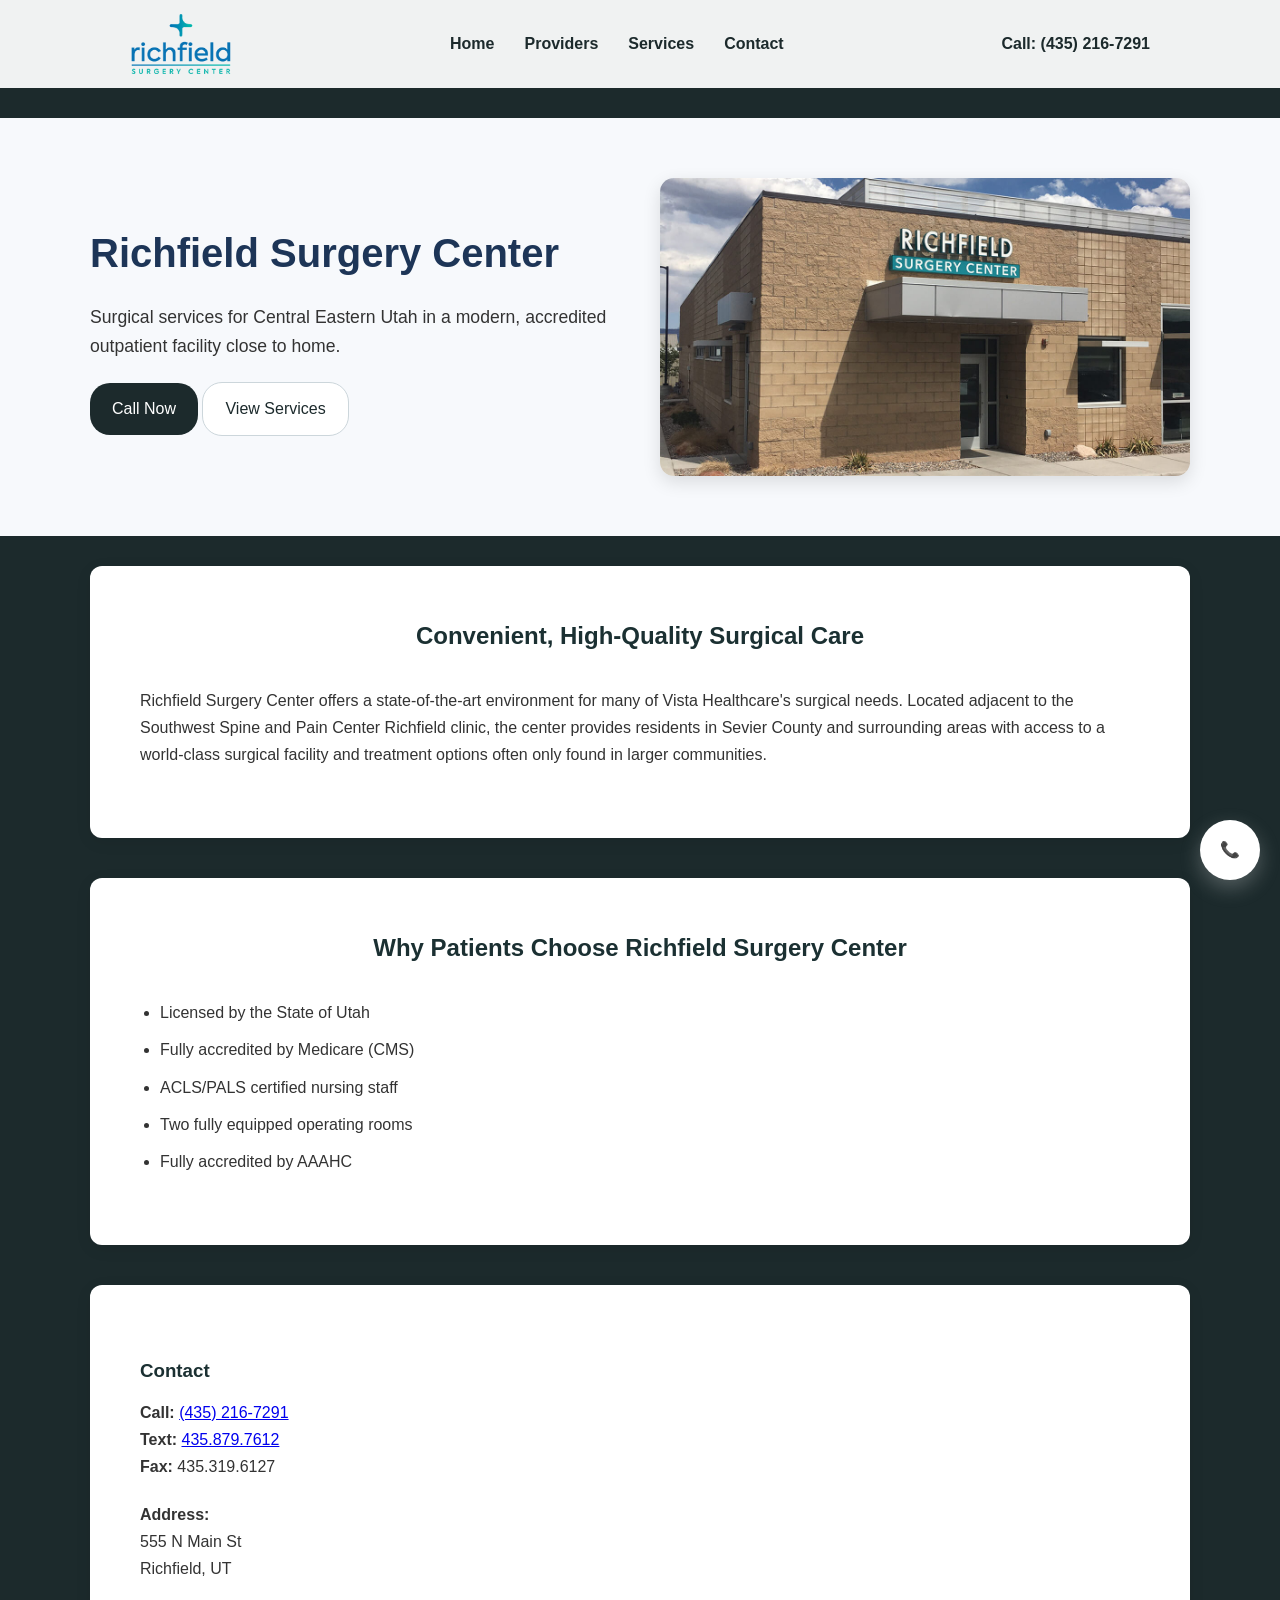
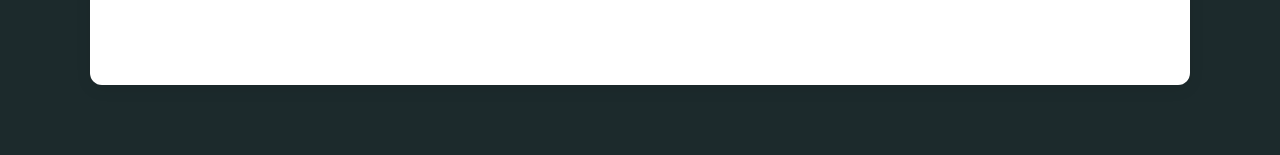
<file: index.html>
<!DOCTYPE html>
<html lang="en">
<head>
  <link rel="stylesheet" href="stylesheet.css">
  <meta charset="UTF-8">
  <meta name="viewport" content="width=device-width, initial-scale=1.0">
  <title>Richfield Surgery Center - Surgical Services for Central Eastern Utah</title>
</head>

<body>

  <!-- NAVIGATION -->
  <nav>
    <div class="nav-inner">

      <div class="nav-logo">
        <a href="index.html">
          <img src="images/richfieldlogothumbnail.png" alt="Richfield Surgery Center Logo">
        </a>
      </div>

      <!-- HAMBURGER -->
      <button class="menu-toggle" aria-label="Open navigation menu">☰</button>

      <!-- MENU -->
      <ul class="nav-menu">
        <li><a href="index.html">Home</a></li>
        <li><a href="Providers.html">Providers</a></li>
        <li><a href="Services.html">Services</a></li>
        <li><a href="Contact.html">Contact</a></li>
      </ul>

      <!-- PHONE -->
      <div class="nav-phone">
        <a href="tel:4352167291">Call: (435) 216-7291</a>
      </div>

    </div>
  </nav>

  <!-- MAIN CONTENT -->
  <main>

    <!-- HERO SECTION -->
    <section class="hero">
      <div class="container hero-flex">

        <div class="hero-text">
          <h1>Richfield Surgery Center</h1>
          <p>
            Surgical services for Central Eastern Utah in a modern, accredited outpatient facility close to home.
          </p>

          <div class="hero-buttons">
            <a href="tel:4352167291" class="btn">Call Now</a>
            <a href="Services.html" class="btn btn-secondary">View Services</a>
          </div>
        </div>

        <div class="hero-image">
          <img src="images/RichfieldSurgeryCenter.jpeg" alt="Richfield Surgery Center building">
        </div>

      </div>
    </section>

    <!-- ABOUT -->
    <section class="container">
      <div class="content-card fade-in">
        <h2>Convenient, High-Quality Surgical Care</h2>
        <p>
          Richfield Surgery Center offers a state-of-the-art environment for many of Vista Healthcare's surgical needs. Located adjacent to the Southwest Spine and Pain Center Richfield clinic, the center provides residents in Sevier County and surrounding areas with access to a world-class surgical facility and treatment options often only found in larger communities.
        </p>
      </div>
    </section>

    <!-- FEATURES -->
    <section class="container">
      <div class="content-card fade-in">
        <h2>Why Patients Choose Richfield Surgery Center</h2>
        <ul class="feature-list">
          <li>Licensed by the State of Utah</li>
          <li>Fully accredited by Medicare (CMS)</li>
          <li>ACLS/PALS certified nursing staff</li>
          <li>Two fully equipped operating rooms</li>
          <li>Fully accredited by AAAHC</li>
        </ul>
      </div>
    </section>

    <!-- CONTACT -->
    <section class="container">
      <div class="content-card contact-flex fade-in">

        <div class="contact-info">
          <h3>Contact</h3>
          <p>
            <strong>Call:</strong> <a href="tel:4352167291">(435) 216-7291</a><br>
            <strong>Text:</strong> <a href="sms:4358797612">435.879.7612</a><br>
            <strong>Fax:</strong> 435.319.6127
          </p>

          <p>
            <strong>Address:</strong><br>
            555 N Main St<br>
            Richfield, UT
          </p>
        </div>

        <div class="contact-map">
          <iframe
            src="https://www.google.com/maps?q=Richfield+Surgery+Center+Utah&output=embed"
            loading="lazy"
            allowfullscreen>
          </iframe>
        </div>

      </div>
    </section>

  </main>

  <!-- FLOATING CALL BUTTON -->
  <a href="tel:4352167291" class="floating-call">📞</a>

  <!-- JAVASCRIPT -->
  <script>
    // HAMBURGER MENU
    const menuToggle = document.querySelector('.menu-toggle');
    const navMenu = document.querySelector('.nav-menu');

    if (menuToggle && navMenu) {
      menuToggle.addEventListener('click', function () {
        navMenu.classList.toggle('show');
      });
    }

    // FADE-IN ANIMATION
    const elements = document.querySelectorAll('.fade-in');

    function checkScroll() {
      const triggerBottom = window.innerHeight * 0.85;

      elements.forEach(el => {
        const boxTop = el.getBoundingClientRect().top;

        if (boxTop < triggerBottom) {
          el.classList.add('visible');
        }
      });
    }

    window.addEventListener('scroll', checkScroll);
    checkScroll();
  </script>
  <a href="#" class="back-to-top" id="backToTop">↑</a>
<script src="script.js"></script>
</body>
</html>
</file>
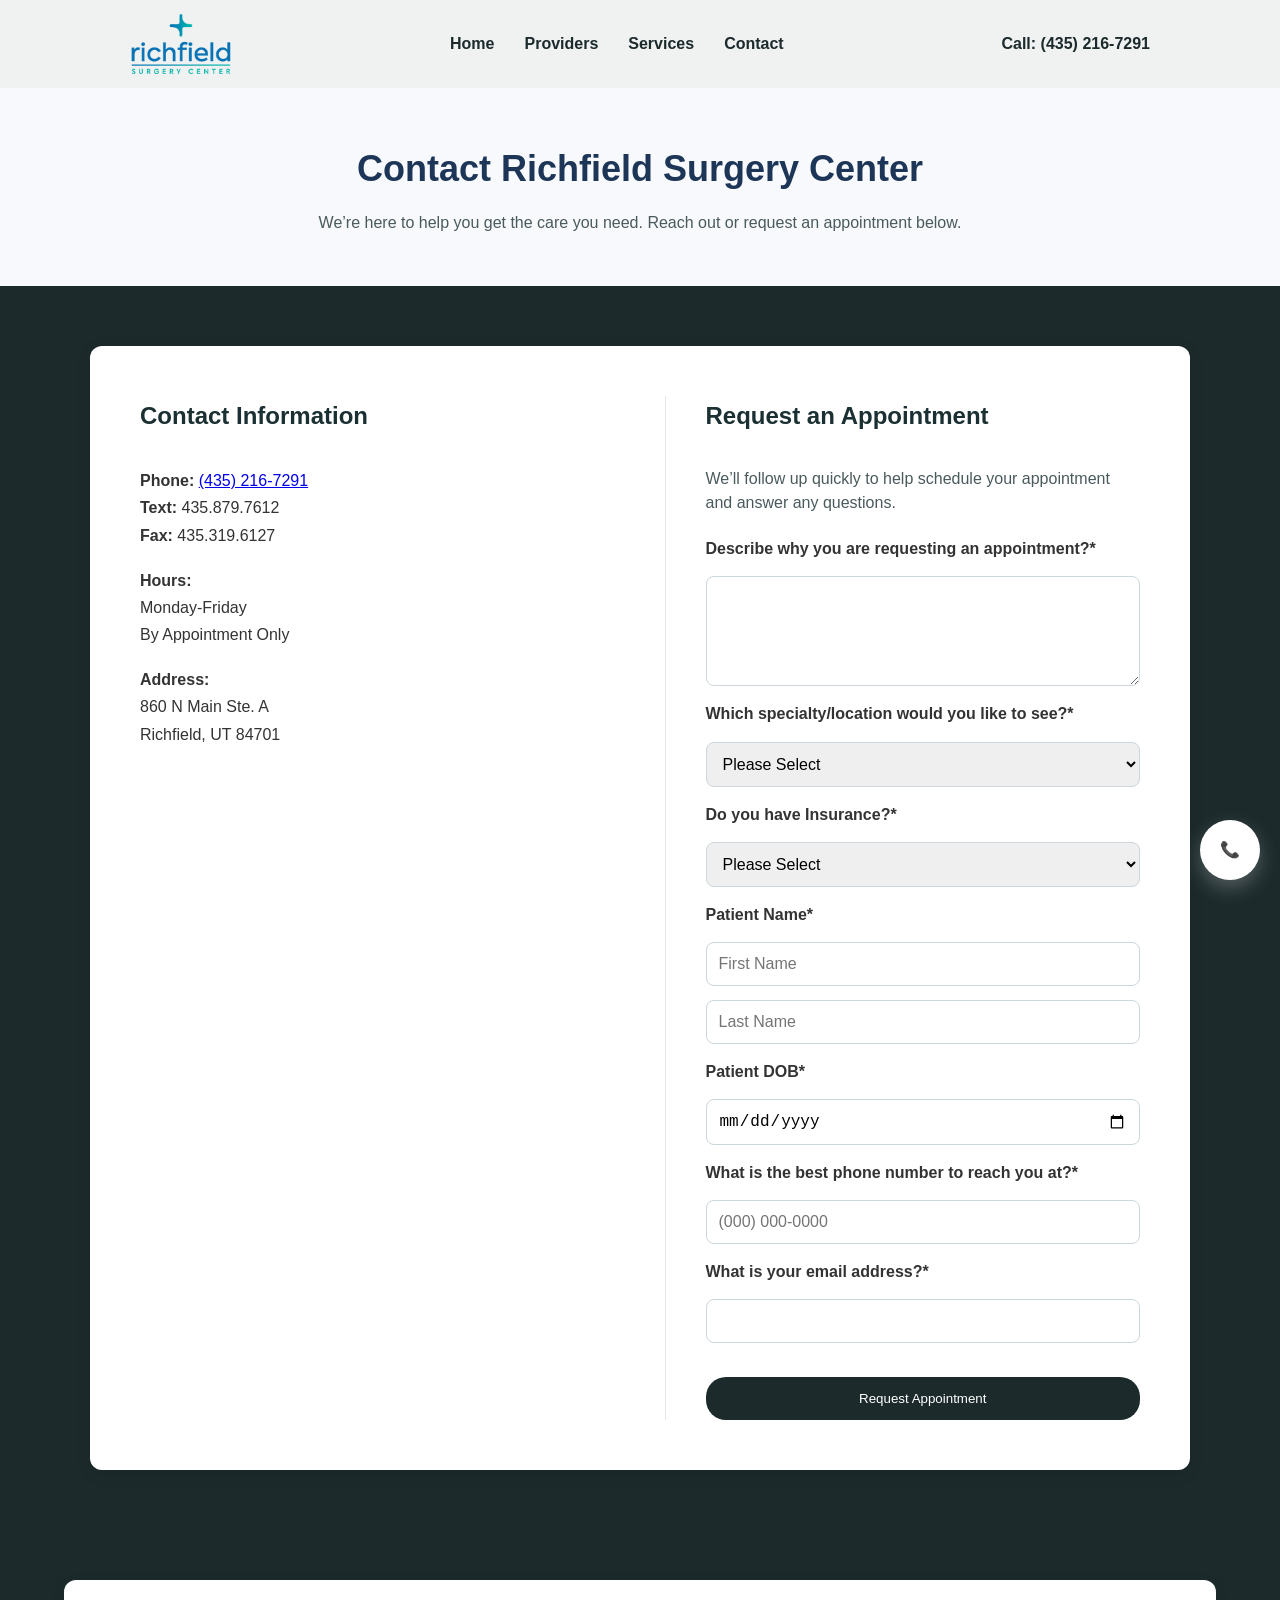
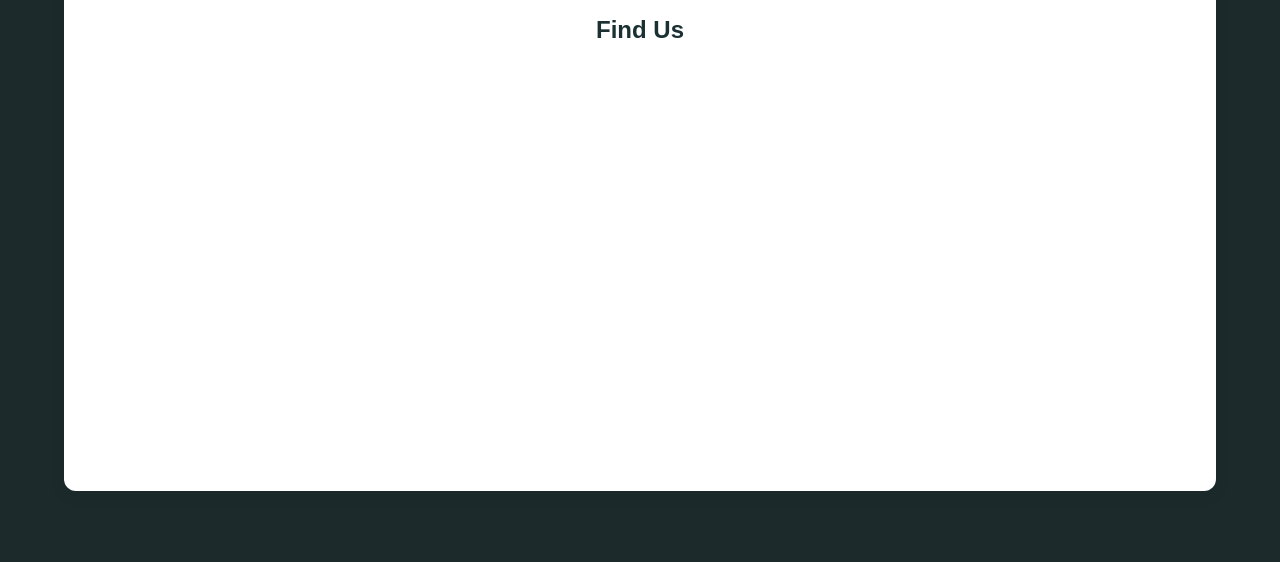
<file: Contact.html>
<!DOCTYPE html>
<html lang="en">
<head>
  <link rel="stylesheet" href="stylesheet.css">
  <meta charset="UTF-8">
  <meta name="viewport" content="width=device-width, initial-scale=1.0">
  <title>Contact | Richfield Surgery Center</title>
</head>

<body>

<!-- NAV -->
<nav>
  <div class="nav-inner">

    <div class="nav-logo">
      <a href="index.html">
        <img src="images/richfieldlogothumbnail.png" alt="Richfield Surgery Center Logo">
      </a>
    </div>

    <button class="menu-toggle" onclick="toggleMenu()">☰</button>

    <ul class="nav-menu" id="navMenu">
      <li><a href="index.html">Home</a></li>
      <li><a href="Providers.html">Providers</a></li>
      <li><a href="Services.html">Services</a></li>
      <li><a href="Contact.html">Contact</a></li>
    </ul>

    <div class="nav-phone">
      <a href="tel:4352167291">Call: (435) 216-7291</a>
    </div>

  </div>
</nav>

<!-- PAGE HEADER -->
<section class="page-header">
  <div class="container">
    <h1>Contact Richfield Surgery Center</h1>
    <p>We’re here to help you get the care you need. Reach out or request an appointment below.</p>
  </div>
</section>

<!-- MAIN -->
<main class="container">

  <section class="content-card">

    <div class="contact-top-grid">

      <!-- LEFT COLUMN -->
      <div class="contact-info-block">
        <h2>Contact Information</h2>

        <p>
          <strong>Phone:</strong> <a href="tel:4352167291">(435) 216-7291</a><br>
          <strong>Text:</strong> 435.879.7612<br>
          <strong>Fax:</strong> 435.319.6127
        </p>

        <p>
          <strong>Hours:</strong><br>
          Monday-Friday<br>
          By Appointment Only
        </p>

        <p>
          <strong>Address:</strong><br>
          860 N Main Ste. A<br>
          Richfield, UT 84701
        </p>

      </div>

      <!-- RIGHT COLUMN -->
      <div class="contact-form-block">

        <h2>Request an Appointment</h2>

        <p class="form-intro">
          We’ll follow up quickly to help schedule your appointment and answer any questions.
        </p>

        <form class="contact-form">

          <label>Describe why you are requesting an appointment?*</label>
          <textarea required></textarea>

          <label>Which specialty/location would you like to see?*</label>
          <select required>
            <option value="">Please Select</option>
            <option>Richfield Surgery Center</option>
            <option>St. George</option>
            <option>Cedar City</option>
          </select>

          <label>Do you have Insurance?*</label>
          <select required>
            <option value="">Please Select</option>
            <option>Yes</option>
            <option>No</option>
          </select>

          <label>Patient Name*</label>
          <input type="text" placeholder="First Name" required>
          <input type="text" placeholder="Last Name" required>

          <label>Patient DOB*</label>
          <input type="date" required>

          <label>What is the best phone number to reach you at?*</label>
          <input type="tel" placeholder="(000) 000-0000" required>

          <label>What is your email address?*</label>
          <input type="email" required>

          <button type="submit">Request Appointment</button>

        </form>

      </div>

    </div>

  </section>

</main>

<!-- MAP SECTION -->
<section class="map-section">
  <div class="map-section-inner">

    <div class="map-card">
      <h2>Find Us</h2>

      <iframe 
        src="https://www.google.com/maps/embed?pb=!1m18!1m12!1m3!1d3110.286438092871!2d-112.08425140000001!3d38.7800674!2m3!1f0!2f0!3f0!3m2!1i1024!2i768!4f13.1!3m3!1m2!1s0x874b138aaff2cf05%3A0xd90275bfd7381756!2sRichfield%20Surgery%20Center!5e0!3m2!1sen!2sus!4v1773506012958!5m2!1sen!2sus" 
        loading="lazy">
      </iframe>

    </div>

  </div>
</section>

<!-- FLOATING CALL BUTTON -->
<a href="tel:4352167291" class="floating-call">📞</a>

<!-- SCRIPT -->
<script>
function toggleMenu() {
  document.getElementById("navMenu").classList.toggle("show");
}
</script>
<script src="script.js"></script>
</body>
</html>
</file>
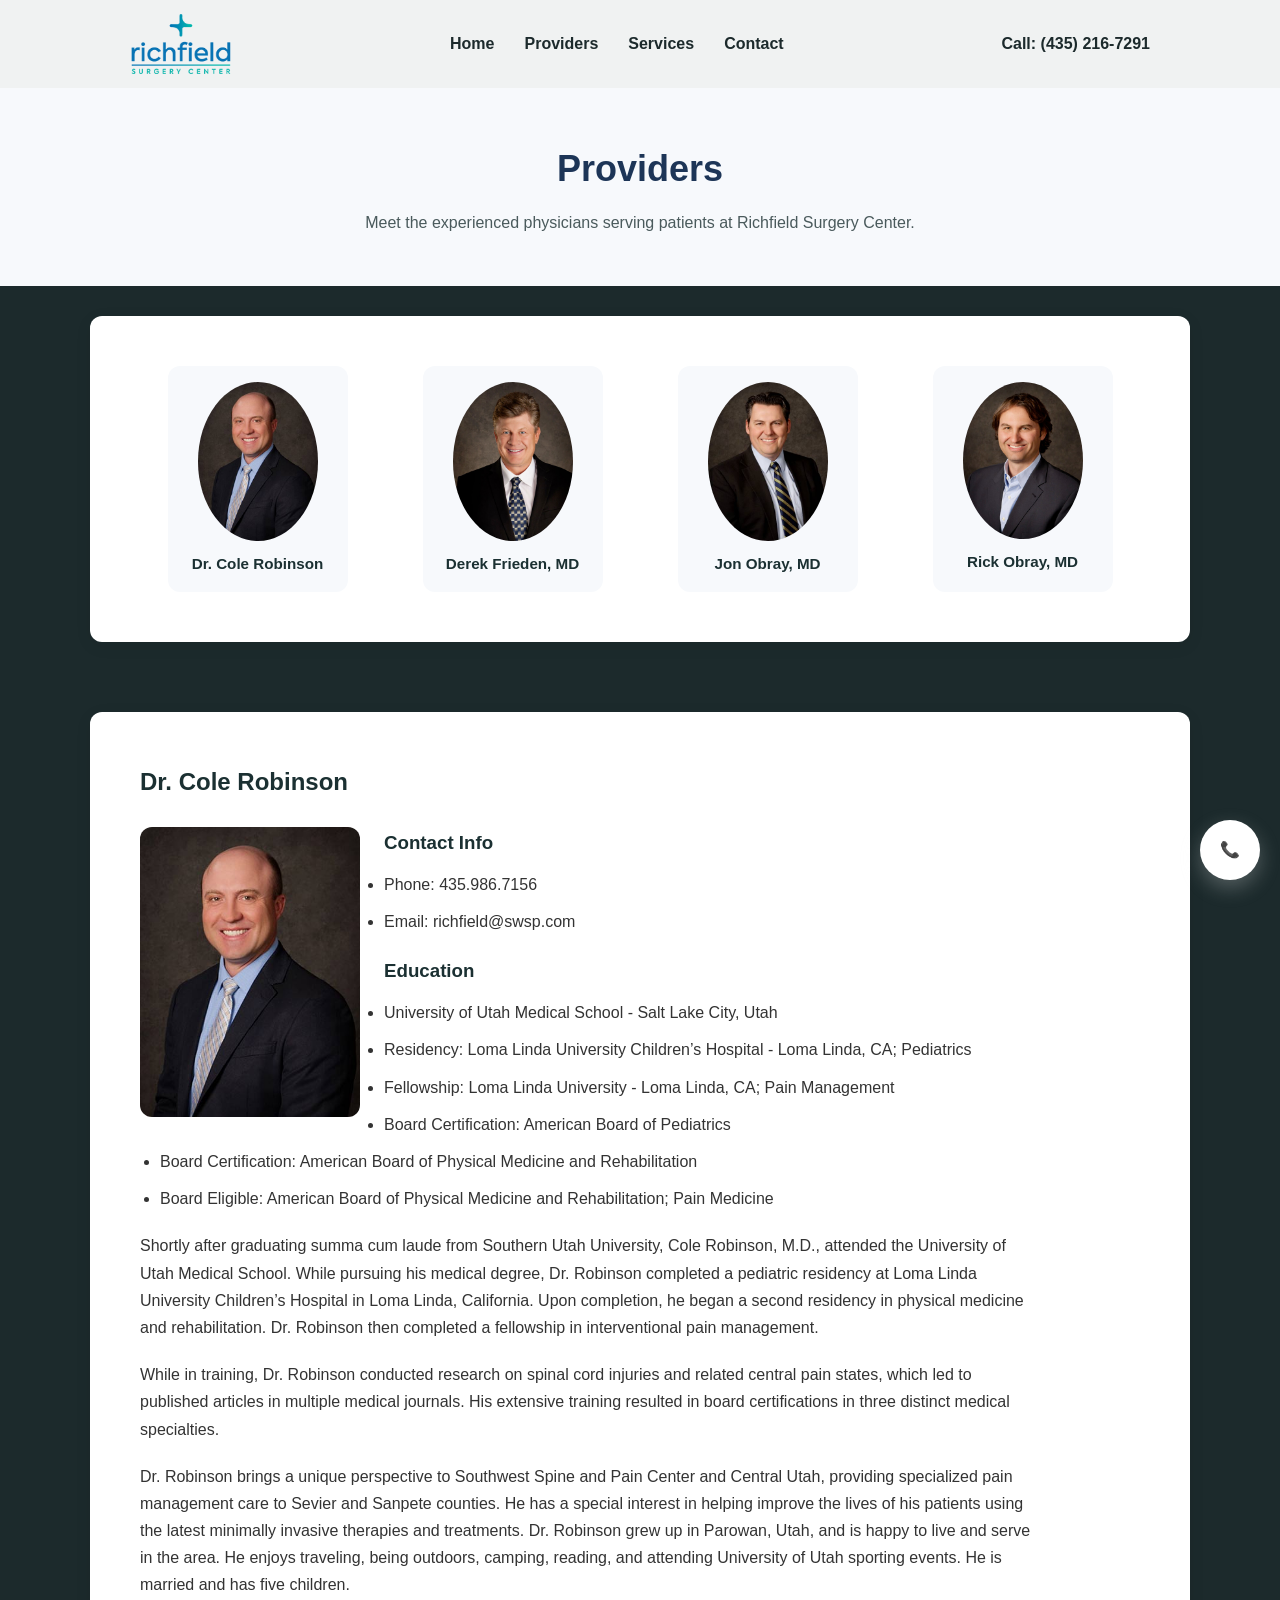
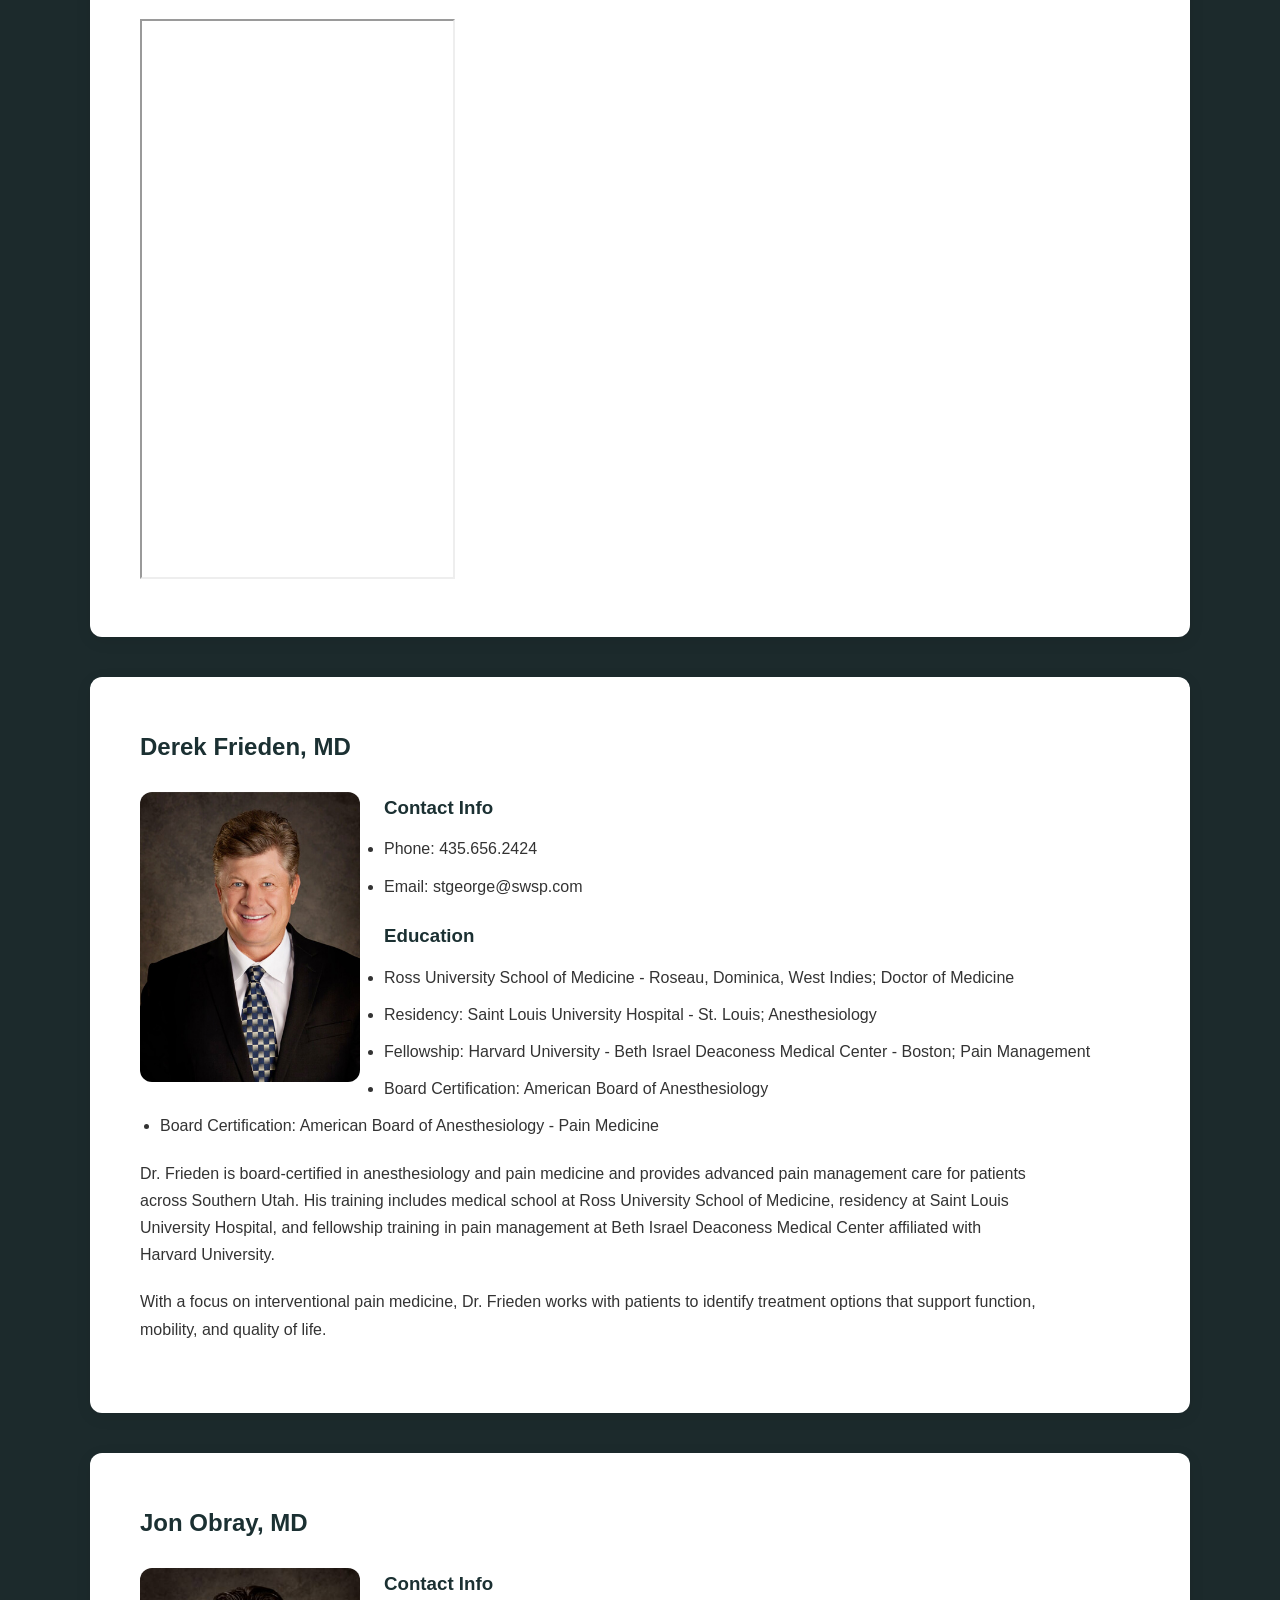
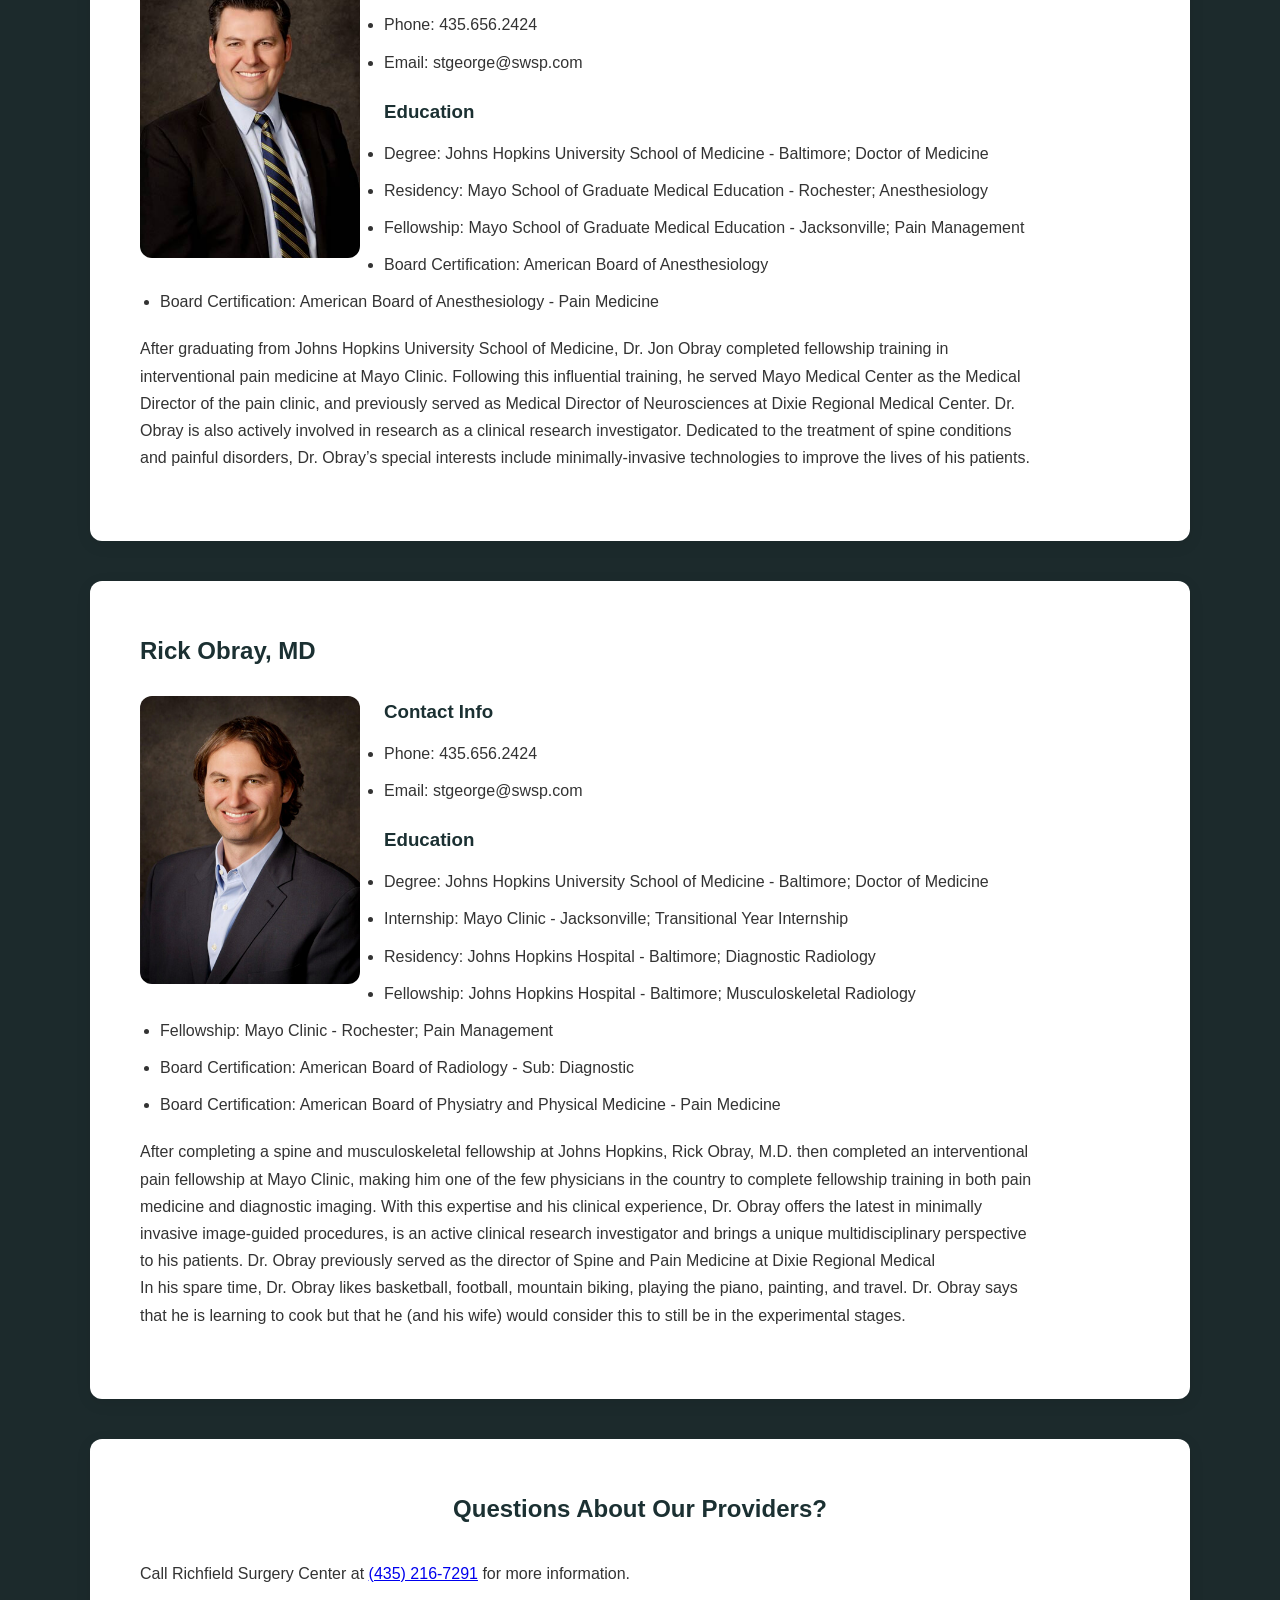
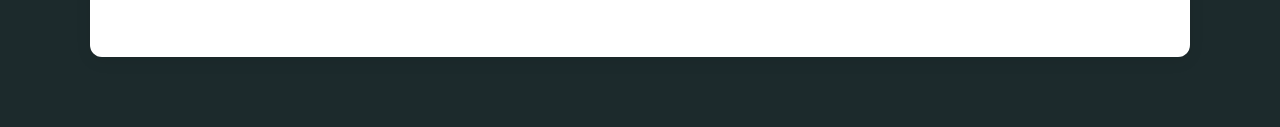
<file: Providers.html>
<!DOCTYPE html>
<html lang="en">
<head>
  <link rel="stylesheet" href="stylesheet.css">
  <meta charset="UTF-8">
  <meta name="viewport" content="width=device-width, initial-scale=1.0">
  <title>Providers - Richfield Surgery Center</title>
</head>
<body>

  <!-- NAVIGATION -->
  <nav>
    <div class="nav-inner">

      <div class="nav-logo">
        <a href="index.html">
          <img src="images/richfieldlogothumbnail.png" alt="Richfield Surgery Center Logo">
        </a>
      </div>

      <button class="menu-toggle" aria-label="Open navigation menu">☰</button>

      <ul class="nav-menu">
        <li><a href="index.html">Home</a></li>
        <li><a href="Providers.html">Providers</a></li>
        <li><a href="Services.html">Services</a></li>
        <li><a href="Contact.html">Contact</a></li>
      </ul>

      <div class="nav-phone">
        <a href="tel:4352167291">Call: (435) 216-7291</a>
      </div>

    </div>
  </nav>

  <!-- PAGE HEADER -->
  <section class="page-header">
    <div class="container">
      <h1>Providers</h1>
      <p>
        Meet the experienced physicians serving patients at Richfield Surgery Center.
      </p>
    </div>
  </section>

  <!-- PROVIDER GRID -->
  <section class="container">
    <div class="content-card provider-grid fade-in">

      <a href="#robinson" class="provider-card-link">
        <img src="images/Cole-Robinson.jpg" alt="Cole Robinson, MD">
        <h3>Dr. Cole Robinson</h3>
      </a>

      <a href="#frieden" class="provider-card-link">
        <img src="images/PROVIDER - DEREK FRIEDEN.jpg" alt="Derek Frieden, MD">
        <h3>Derek Frieden, MD</h3>
      </a>
      <a href="#jonobray" class="provider-card-link">
        <img src="images/Obray Jon headshot_1.jpg" alt="Jon Obray, MD">
        <h3>Jon Obray, MD</h3>
      </a>

      <a href="#rickobray" class="provider-card-link">
        <img src="images/PROVIDER - RICK OBRAY.jpg" alt="Rick Obray, MD">
        <h3>Rick Obray, MD</h3>
      </a>

      <!-- Add more providers like this
      <a href="#providername" class="provider-card-link">
        <img src="images/provider.jpg" alt="Provider Name">
        <h3>Provider Name</h3>
      </a>
      -->

    </div>
  </section>

  <!-- MAIN CONTENT -->
  <main>

    <!-- DR. COLE ROBINSON -->
    <section class="container">
      <div class="content-card fade-in provider-card" id="robinson">

        <h2>Dr. Cole Robinson</h2>

        <div class="provider-layout">
          <div class="provider-image">
            <img src="images/Cole-Robinson.jpg" alt="Cole Robinson, MD">
          </div>

          <div class="provider-details">
            <h3>Contact Info</h3>
            <ul class="feature-list">
              <li>Phone: 435.986.7156</li>
              <li>Email: richfield@swsp.com</li>
            </ul>

            <h3>Education</h3>
            <ul class="feature-list">
              <li>University of Utah Medical School - Salt Lake City, Utah</li>
              <li>Residency: Loma Linda University Children’s Hospital - Loma Linda, CA; Pediatrics</li>
              <li>Fellowship: Loma Linda University - Loma Linda, CA; Pain Management</li>
              <li>Board Certification: American Board of Pediatrics</li>
              <li>Board Certification: American Board of Physical Medicine and Rehabilitation</li>
              <li>Board Eligible: American Board of Physical Medicine and Rehabilitation; Pain Medicine</li>
            </ul>
          </div>
        </div>

        <p>
          Shortly after graduating summa cum laude from Southern Utah University, Cole Robinson, M.D., attended the University of Utah Medical School. While pursuing his medical degree, Dr. Robinson completed a pediatric residency at Loma Linda University Children’s Hospital in Loma Linda, California. Upon completion, he began a second residency in physical medicine and rehabilitation. Dr. Robinson then completed a fellowship in interventional pain management.
        </p>

        <p>
          While in training, Dr. Robinson conducted research on spinal cord injuries and related central pain states, which led to published articles in multiple medical journals. His extensive training resulted in board certifications in three distinct medical specialties.
        </p>

        <p>
          Dr. Robinson brings a unique perspective to Southwest Spine and Pain Center and Central Utah, providing specialized pain management care to Sevier and Sanpete counties. He has a special interest in helping improve the lives of his patients using the latest minimally invasive therapies and treatments. Dr. Robinson grew up in Parowan, Utah, and is happy to live and serve in the area. He enjoys traveling, being outdoors, camping, reading, and attending University of Utah sporting events. He is married and has five children.
        </p>

        <div class="video-container">
          <iframe width="315" height="560"
            src="https://www.youtube.com/embed/gsorAQf_Fvg"
            title="YouTube video player"
            allow="accelerometer; autoplay; clipboard-write; encrypted-media; gyroscope; picture-in-picture; web-share"
            allowfullscreen>
          </iframe>
        </div>

      </div>
    </section>

    <!-- DR. DEREK FRIEDEN -->
    <section class="container">
      <div class="content-card fade-in provider-card" id="frieden">

        <h2>Derek Frieden, MD</h2>

        <div class="provider-layout">
          <div class="provider-image">
            <img src="images/PROVIDER - DEREK FRIEDEN.jpg" alt="Derek Frieden, MD">
          </div>

          <div class="provider-details">
            <h3>Contact Info</h3>
            <ul class="feature-list">
              <li>Phone: 435.656.2424</li>
              <li>Email: stgeorge@swsp.com</li>
            </ul>

            <h3>Education</h3>
            <ul class="feature-list">
              <li>Ross University School of Medicine - Roseau, Dominica, West Indies; Doctor of Medicine</li>
              <li>Residency: Saint Louis University Hospital - St. Louis; Anesthesiology</li>
              <li>Fellowship: Harvard University - Beth Israel Deaconess Medical Center - Boston; Pain Management</li>
              <li>Board Certification: American Board of Anesthesiology</li>
              <li>Board Certification: American Board of Anesthesiology - Pain Medicine</li>
            </ul>

                        <div style="clear: both;"></div>

          </div>
        </div>

        <p>
          Dr. Frieden is board-certified in anesthesiology and pain medicine and provides advanced pain management care for patients across Southern Utah. His training includes medical school at Ross University School of Medicine, residency at Saint Louis University Hospital, and fellowship training in pain management at Beth Israel Deaconess Medical Center affiliated with Harvard University.
        </p>

        <p>
          With a focus on interventional pain medicine, Dr. Frieden works with patients to identify treatment options that support function, mobility, and quality of life.
        </p>

      </div>
    </section>

      <!-- DR. Jon Obray -->
    <section class="container">
      <div class="content-card fade-in provider-card" id="jonobray">

        <h2>Jon Obray, MD</h2>

        <div class="provider-layout">
          <div class="provider-image">
            <img src="images/Obray Jon headshot_1.jpg" alt="Jon Obray, MD">
          </div>

          <div class="provider-details">
            <h3>Contact Info</h3>
            <ul class="feature-list">
              <li>Phone: 435.656.2424</li>
              <li>Email: stgeorge@swsp.com</li>
            </ul>

            <h3>Education</h3>
            <ul class="feature-list">
              <li>Degree: Johns Hopkins University School of Medicine - Baltimore; Doctor of Medicine</li>
              <li>Residency: Mayo School of Graduate Medical Education - Rochester; Anesthesiology</li>
              <li>Fellowship: Mayo School of Graduate Medical Education - Jacksonville; Pain Management</li>
              <li>Board Certification: American Board of Anesthesiology</li>
              <li>Board Certification: American Board of Anesthesiology - Pain Medicine</li>
            </ul>
          </div>
        </div>

        <p>
          After graduating from Johns Hopkins University School of Medicine, Dr. Jon Obray completed fellowship training in interventional pain medicine at Mayo Clinic. Following this influential training, he served Mayo Medical Center as the Medical Director of the pain clinic, and previously served as Medical Director of Neurosciences at Dixie Regional Medical Center. Dr. Obray is also actively involved in research as a clinical research investigator. Dedicated to the treatment of spine conditions and painful disorders, Dr. Obray’s special interests include minimally-invasive technologies to improve the lives of his patients.
        </p>

      </div>
    </section>

     <!-- DR. Rick Obray -->
    <section class="container">
      <div class="content-card fade-in provider-card" id="rickobray">

        <h2>Rick Obray, MD</h2>

        <div class="provider-layout">
          <div class="provider-image">
            <img src="images/PROVIDER - RICK OBRAY.jpg" alt="Rick Obray, MD">
          </div>

          <div class="provider-details">
            <h3>Contact Info</h3>
            <ul class="feature-list">
              <li>Phone: 435.656.2424</li>
              <li>Email: stgeorge@swsp.com</li>
            </ul>

            <h3>Education</h3>
            <ul class="feature-list">
              <li>Degree: Johns Hopkins University School of Medicine - Baltimore; Doctor of Medicine</li>
              <li>Internship: Mayo Clinic - Jacksonville; Transitional Year Internship</li>
              <li>Residency: Johns Hopkins Hospital - Baltimore; Diagnostic Radiology</li>
              <li>Fellowship: Johns Hopkins Hospital - Baltimore; Musculoskeletal Radiology</li>
              <li>Fellowship: Mayo Clinic - Rochester; Pain Management</li>
              <li>Board Certification: American Board of Radiology - Sub: Diagnostic</li>
              <li>Board Certification: American Board of Physiatry and Physical Medicine - Pain Medicine</li>
            </ul>
            <div style="clear: both;"></div>
          </div>
        </div>

        <p>
      After completing a spine and musculoskeletal fellowship at Johns Hopkins, Rick Obray, M.D. then completed an interventional pain fellowship at Mayo Clinic, making him one of the few physicians in the country to complete fellowship training in both pain medicine and diagnostic imaging. With this expertise and his clinical experience, Dr. Obray offers the latest in minimally invasive image-guided procedures, is an active clinical research investigator and brings a unique multidisciplinary perspective to his patients. Dr. Obray previously served as the director of Spine and Pain Medicine at Dixie Regional Medical <br>

In his spare time, Dr. Obray likes basketball, football, mountain biking, playing the piano, painting, and travel. Dr. Obray says that he is learning to cook but that he (and his wife) would consider this to still be in the experimental stages.
        </p>

      </div>
    </section>

    <!-- CALL TO ACTION -->
    <section class="container">
      <div class="content-card fade-in">
        <h2>Questions About Our Providers?</h2>
        <p>
          Call Richfield Surgery Center at <a href="tel:4352167291">(435) 216-7291</a> for more information.
        </p>
      </div>
    </section>

  </main>

  <!-- FLOATING CALL BUTTON -->
  <a href="tel:4352167291" class="floating-call">📞</a>

  <!-- JAVASCRIPT -->
  <script>
    const menuToggle = document.querySelector('.menu-toggle');
    const navMenu = document.querySelector('.nav-menu');

    if (menuToggle && navMenu) {
      menuToggle.addEventListener('click', function () {
        navMenu.classList.toggle('show');
      });
    }

    const elements = document.querySelectorAll('.fade-in');

    function checkScroll() {
      const triggerBottom = window.innerHeight * 0.85;

      elements.forEach(el => {
        const boxTop = el.getBoundingClientRect().top;

        if (boxTop < triggerBottom) {
          el.classList.add('visible');
        }
      });
    }

    window.addEventListener('scroll', checkScroll);
    checkScroll();
  </script>
<a href="#" class="back-to-top" id="backToTop">↑</a>
<script src="script.js"></script>
</body>
</html>
</file>
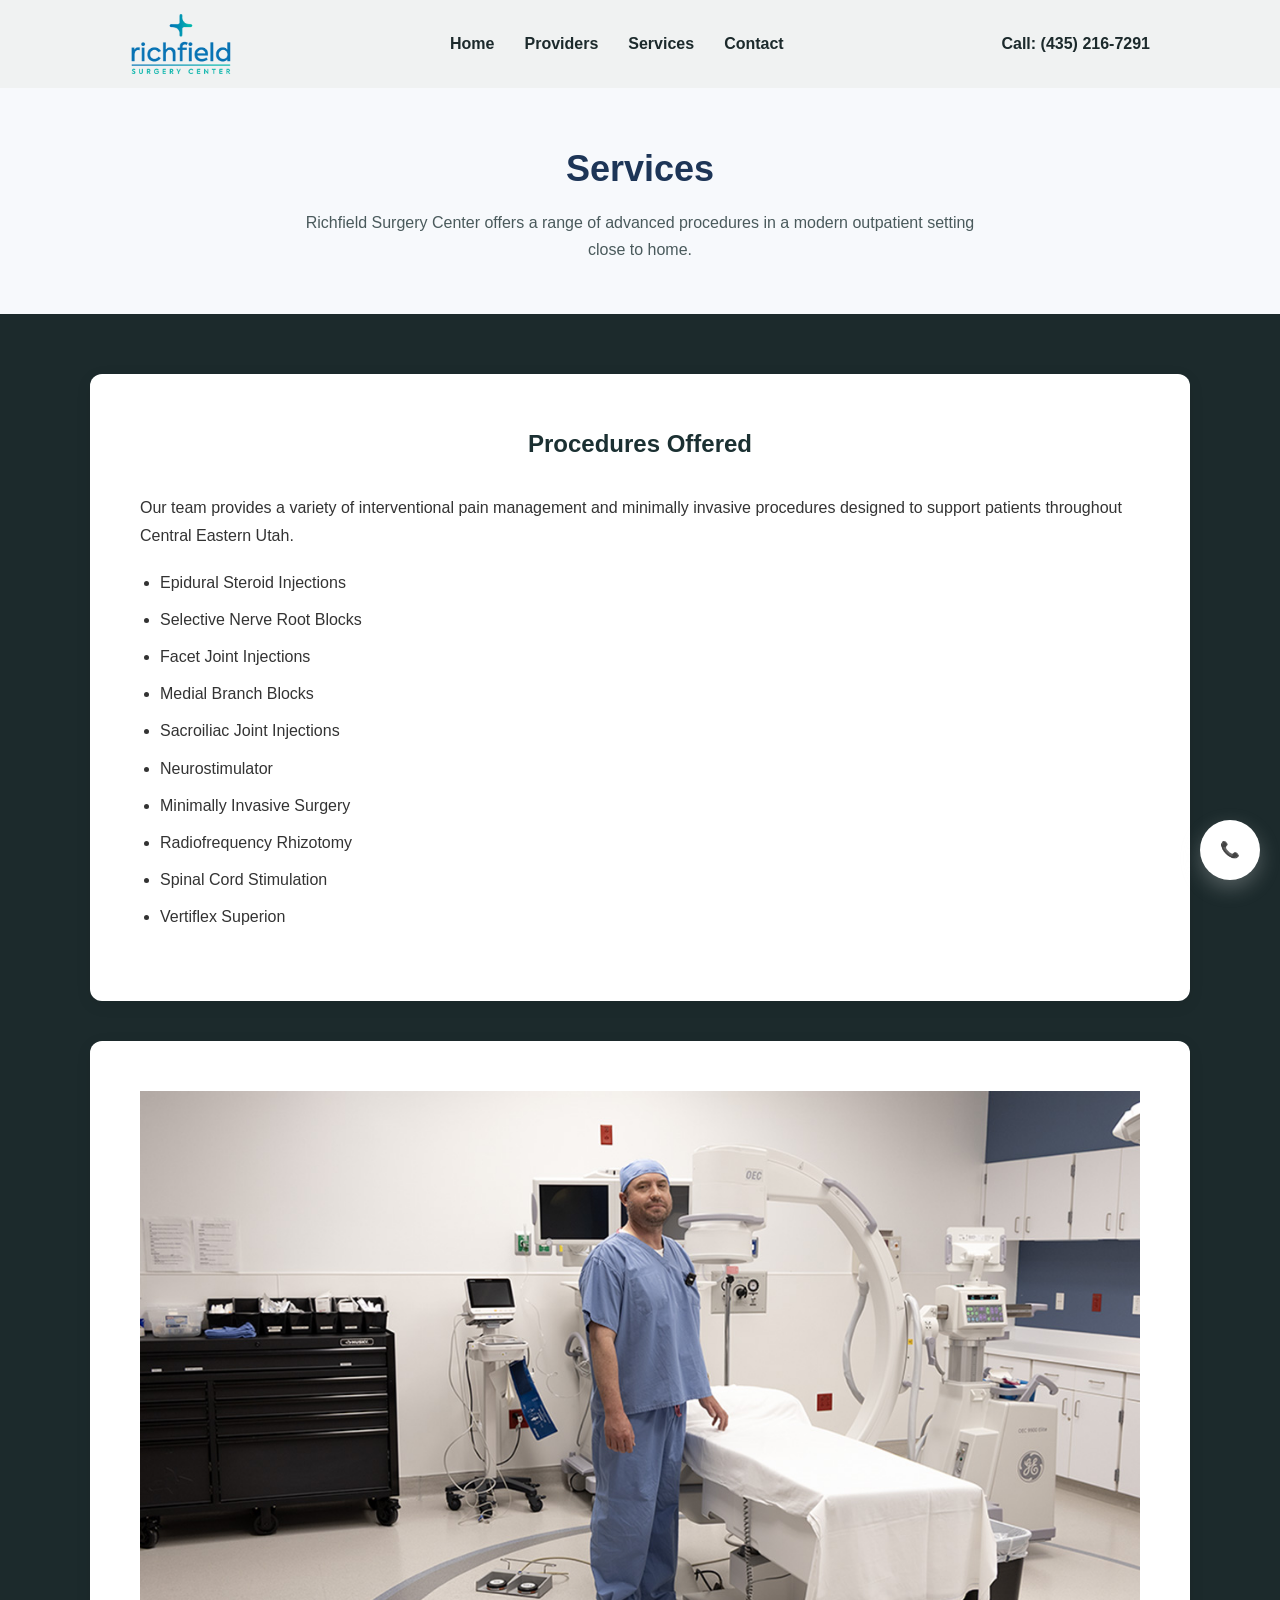
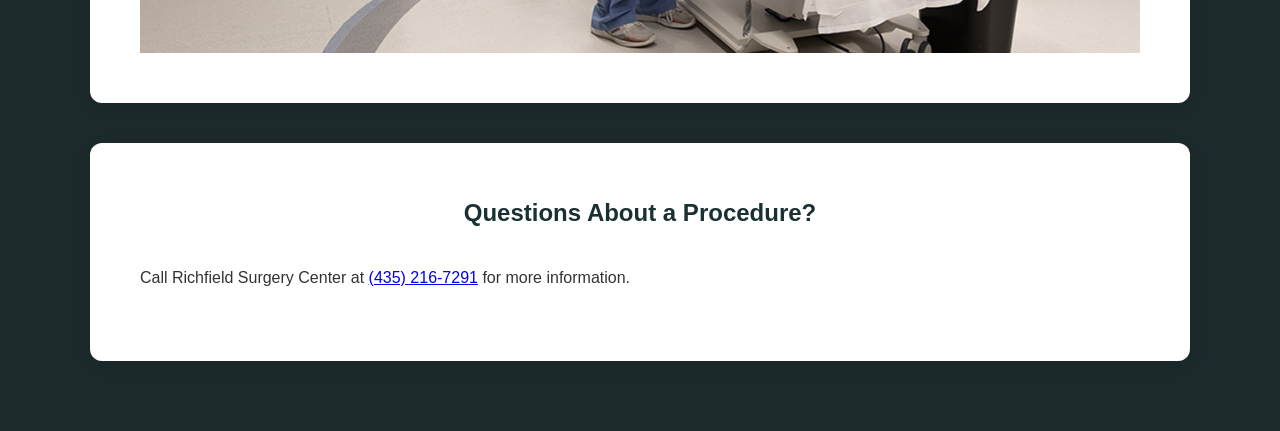
<file: Services.html>
<!DOCTYPE html>
<html lang="en">
<head>
  <link rel="stylesheet" href="stylesheet.css">
  <meta charset="UTF-8">
  <meta name="viewport" content="width=device-width, initial-scale=1.0">
  <title>Services - Richfield Surgery Center</title>
</head>
<body>

  <!-- NAVIGATION -->
  <nav>
    <div class="nav-inner">

      <div class="nav-logo">
        <a href="index.html">
          <img src="images/richfieldlogothumbnail.png" alt="Richfield Surgery Center Logo">
        </a>
      </div>

      <button class="menu-toggle" aria-label="Open navigation menu">☰</button>

      <ul class="nav-menu">
        <li><a href="index.html">Home</a></li>
        <li><a href="Providers.html">Providers</a></li>
        <li><a href="Services.html">Services</a></li>
        <li><a href="Contact.html">Contact</a></li>
      </ul>

      <div class="nav-phone">
        <a href="tel:4352167291">Call: (435) 216-7291</a>
      </div>
    </div>
  </nav>

  <!-- PAGE HEADER -->
  <section class="page-header">
    <div class="container">
      <h1>Services</h1>
      <p>
        Richfield Surgery Center offers a range of advanced procedures in a modern outpatient setting close to home.
      </p>
    </div>
  </section>

  <!-- MAIN CONTENT -->
  <main>

    <section class="container">
      <div class="content-card fade-in">
        <h2>Procedures Offered</h2>

        <p>
          Our team provides a variety of interventional pain management and minimally invasive procedures designed to support patients throughout Central Eastern Utah.
        </p>

        <ul class="feature-list">
          <li>Epidural Steroid Injections</li>
          <li>Selective Nerve Root Blocks</li>
          <li>Facet Joint Injections</li>
          <li>Medial Branch Blocks</li>
          <li>Sacroiliac Joint Injections</li>
          <li>Neurostimulator</li>
          <li>Minimally Invasive Surgery</li>
          <li>Radiofrequency Rhizotomy</li>
          <li>Spinal Cord Stimulation</li>
          <li>Vertiflex Superion</li>
        </ul>
      </div>
    </section>

    <section class="container">
      <div class="content-card fade-in">
        <img src="images/Cole Robinson at Vista Healthcare Richfield Surgery Center Operating Room.png.jpg" alt="Dr. Cole Robinson in the operating room at Richfield Surgery Center">
      </div>
    </section>

    <section class="container">
      <div class="content-card fade-in">
        <h2>Questions About a Procedure?</h2>
        <p>
          Call Richfield Surgery Center at <a href="tel:4352167291">(435) 216-7291</a> for more information.
        </p>
      </div>
    </section>

  </main>

  <!-- FLOATING CALL BUTTON -->
  <a href="tel:4352167291" class="floating-call">📞</a>

  <!-- JAVASCRIPT -->
  <script>
    const menuToggle = document.querySelector('.menu-toggle');
    const navMenu = document.querySelector('.nav-menu');

    if (menuToggle && navMenu) {
      menuToggle.addEventListener('click', function () {
        navMenu.classList.toggle('show');
      });
    }

    const elements = document.querySelectorAll('.fade-in');

    function checkScroll() {
      const triggerBottom = window.innerHeight * 0.85;

      elements.forEach(el => {
        const boxTop = el.getBoundingClientRect().top;

        if (boxTop < triggerBottom) {
          el.classList.add('visible');
        }
      });
    }

    window.addEventListener('scroll', checkScroll);
    checkScroll();
  </script>
  <a href="#" class="back-to-top" id="backToTop">↑</a>
<script src="script.js"></script>
</body>
</html>
</file>
<file: stylesheet.css>
/* Reset */
* {
  margin: 0;
  padding: 0;
  box-sizing: border-box;
}

html {
  scroll-behavior: smooth;
}

/* Body */
body {
  font-family: Arial, Helvetica, sans-serif;
  line-height: 1.7;
  background-color: #1c2a2c;
  color: #333;
}

/* Layout */
.container {
  width: 90%;
  max-width: 1100px;
  margin: 0 auto;
}

main {
  padding: 30px 0;
}

section {
  margin-bottom: 30px;
}

p {
  margin-bottom: 20px;
}

img {
  max-width: 100%;
  display: block;
  height: auto;
}

/* Page Header */
.page-header {
  background-color: #f7f9fc;
  padding: 50px 0;
  margin-bottom: 30px;
}

.page-header h1 {
  font-size: 2.25rem;
  color: #1d3557;
  text-align: center;
  margin-bottom: 10px;
}

.page-header p {
  color: #4a5a5c;
  text-align: center;
  max-width: 700px;
  margin: 0 auto;
}

/* Hero */
.hero {
  padding: 60px 0;
  background-color: #f7f9fc;
}

.hero-flex {
  display: flex;
  gap: 40px;
  flex-wrap: wrap;
  align-items: center;
}

.hero-text {
  flex: 1;
  min-width: 280px;
}

.hero-text h1 {
  font-size: 2.5rem;
  color: #1d3557;
  margin-bottom: 16px;
}

.hero-text p {
  font-size: 1.1rem;
  max-width: 600px;
}

.hero-image {
  flex: 1;
  min-width: 280px;
}

.hero-image img {
  border-radius: 14px;
  box-shadow: 0 6px 18px rgba(0, 0, 0, 0.12);
}

/* Buttons */
.btn {
  display: inline-block;
  background-color: #1c2a2c;
  color: white;
  padding: 12px 22px;
  border-radius: 20px;
  text-decoration: none;
  transition: background-color 0.2s ease, transform 0.2s ease;
}

.btn:hover {
  background-color: #287eb9;
  transform: translateY(-1px);
}

.btn-secondary {
  background-color: white;
  color: #1c2a2c;
  border: 1px solid #ccd6db;
}

.btn-secondary:hover {
  background-color: #f4f7f8;
}

/* Cards */
.content-card {
  background: white;
  padding: 50px;
  border-radius: 12px;
  box-shadow: 0 4px 16px rgba(0, 0, 0, 0.08);
  margin-bottom: 40px;
}

/* Headings */
h2 {
  text-align: center;
  margin-bottom: 30px;
  color: #1b3032;
}

h3 {
  margin-top: 20px;
  margin-bottom: 12px;
  color: #1b3032;
}

/* Navigation */
nav {
  background: #f0f2f2;
  position: sticky;
  top: 0;
  z-index: 1000;
}

.nav-inner {
  max-width: 1100px;
  margin: 0 auto;
  padding: 14px 40px;
  display: flex;
  align-items: center;
  justify-content: space-between;
  gap: 20px;
}

.nav-logo img {
  height: 60px;
  width: auto;
}

.nav-menu {
  display: flex;
  gap: 30px;
  list-style: none;
}

.nav-menu a {
  text-decoration: none;
  color: #1c2a2c;
  font-weight: 600;
}

.nav-menu a:hover {
  color: #287eb9;
}

.nav-phone a {
  font-weight: bold;
  text-decoration: none;
  color: #1c2a2c;
}

.nav-phone a:hover {
  color: #287eb9;
}

/* Hamburger */
.menu-toggle {
  display: none;
  font-size: 2rem;
  background: none;
  border: none;
  color: #1c2a2c;
  cursor: pointer;
}

/* Provider grid */
.provider-grid {
  display: grid;
  grid-template-columns: repeat(auto-fit, minmax(160px, 1fr));
  gap: 20px;
  justify-items: center;
  text-align: center;
}

.provider-card-link {
  text-decoration: none;
  color: #1c2a2c;
  background: #f7f9fc;
  padding: 16px;
  border-radius: 12px;
  width: 100%;
  max-width: 180px;
  transition: transform 0.2s ease, box-shadow 0.2s ease;
}

.provider-card-link img {
  width: 100%;
  max-width: 120px;
  height: auto;
  border-radius: 50%;
  margin: 0 auto 10px auto;
}

.provider-card-link h3 {
  font-size: 0.95rem;
  margin: 0;
  color: #1b3032;
}

.provider-card-link:hover {
  transform: translateY(-4px);
  box-shadow: 0 6px 16px rgba(0, 0, 0, 0.12);
}

/* Individual provider sections */
.provider-card h2 {
  text-align: left;
  margin-bottom: 24px;
}

.provider-card::after {
  content: "";
  display: block;
  clear: both;
}

.provider-photo {
  float: left;
  width: 200px;
  margin-right: 24px;
  margin-bottom: 16px;
  border-radius: 12px;
}

/* Lists */
.feature-list {
  padding-left: 20px;
  margin-bottom: 20px;
}

.feature-list li {
  margin-bottom: 10px;
}

/* Contact page top grid */
.contact-top-grid {
  display: flex;
  gap: 50px;
  align-items: flex-start;
}

.contact-info-block,
.contact-form-block {
  flex: 1;
  min-width: 0;
}

.contact-info-block {
  padding-right: 40px;
}

.contact-form-block {
  border-left: 1px solid #e2e8ec;
  padding-left: 40px;
}

.contact-info-block h2,
.contact-form-block h2 {
  text-align: left;
}

.contact-info-block p {
  margin-bottom: 18px;
}

.form-intro {
  margin-bottom: 20px;
  color: #4a5a5c;
  font-size: 1rem;
  line-height: 1.5;
  max-width: 450px;
}

/* Contact form */
.contact-form {
  display: flex;
  flex-direction: column;
  gap: 14px;
}

.contact-form label {
  font-weight: 600;
}

.contact-form input,
.contact-form textarea,
.contact-form select {
  padding: 12px;
  border-radius: 8px;
  border: 1px solid #ccd6db;
  width: 100%;
  font-size: 1rem;
}

.contact-form textarea {
  min-height: 110px;
  resize: vertical;
}

.contact-form small {
  color: #666;
  font-size: 0.85rem;
}

.contact-form button {
  margin-top: 20px;
  background-color: #1c2a2c;
  color: white;
  padding: 14px;
  border-radius: 20px;
  border: none;
  cursor: pointer;
  transition: background-color 0.2s ease;
}

.contact-form button:hover {
  background-color: #287eb9;
}

/* Home contact layout */
.contact-flex {
  display: flex;
  justify-content: space-between;
  align-items: flex-start;
  gap: 30px;
}

.contact-info {
  flex: 0 0 40%;
}

.contact-map {
  flex: 0 0 55%;
}

.contact-map iframe {
  width: 100%;
  height: 300px;
  border: 0;
  border-radius: 10px;
  display: block;
}

/* Floating call */
.floating-call {
  position: fixed;
  bottom: 20px;
  right: 20px;
  background: white;
  color: #1c2a2c;
  width: 60px;
  height: 60px;
  border-radius: 50%;
  display: flex;
  align-items: center;
  justify-content: center;
  text-decoration: none;
  box-shadow: 0 8px 20px rgba(248, 247, 247, 0.25);
  z-index: 1000;
  transition: transform 0.2s ease, box-shadow 0.2s ease;
}

.floating-call:hover {
  transform: scale(1.08);
  box-shadow: 0 10px 24px rgba(248, 247, 247, 0.3);
}

/* Map section for contact page */
.map-section {
  width: 100vw;
  margin-left: calc(50% - 50vw);
  margin-top: 40px;
  padding: 0 0 40px;
}

.map-section-inner {
  width: 90%;
  max-width: 1400px;
  margin: 0 auto;
}

.map-card {
  background: white;
  border-radius: 12px;
  box-shadow: 0 4px 16px rgba(0, 0, 0, 0.08);
  overflow: hidden;
}

.map-card h2 {
  margin: 0;
  padding: 30px 30px 20px;
  text-align: center;
}

.map-card iframe {
  width: 100%;
  height: 420px;
  border: 0;
  display: block;
}

/* Fade-in animation */
.fade-in {
  opacity: 0;
  transform: translateY(20px);
  transition: 0.6s;
}

.fade-in.visible {
  opacity: 1;
  transform: translateY(0);
}

/* Mobile */
@media (max-width: 768px) {
  .menu-toggle {
    display: block;
    margin-left: auto;
  }

  .nav-inner {
    flex-wrap: wrap;
    padding: 14px 20px;
  }

  .nav-menu {
    display: none;
    flex-direction: column;
    width: 100%;
    gap: 12px;
    margin-top: 15px;
    background: #f0f2f2;
    padding: 10px 0;
  }

  .nav-menu.show {
    display: flex;
  }

  .nav-phone {
    width: 100%;
    margin-top: 10px;
  }

  .hero-flex {
    flex-direction: column;
  }

  .hero-text h1 {
    font-size: 2rem;
  }

  .contact-top-grid {
    flex-direction: column;
  }

  .contact-info-block {
    padding-right: 0;
  }

  .contact-form-block {
    border-left: none;
    padding-left: 0;
  }

  .contact-flex {
    flex-direction: column;
  }

  .contact-info,
  .contact-map {
    flex: 1 1 100%;
    width: 100%;
  }

  .content-card {
    padding: 30px;
  }

  .provider-grid {
    grid-template-columns: 1fr;
  }

  .provider-card-link {
    max-width: 100%;
  }

  .provider-photo {
    float: none;
    display: block;
    width: 100%;
    max-width: 250px;
    margin: 0 auto 20px auto;
  }

  .map-section-inner {
    width: 90%;
  }

  .map-card h2 {
    padding: 24px 20px 16px;
  }

  .map-card iframe {
    height: 300px;
  }
}

.back-to-top {
  position: fixed;
  bottom: 90px; /* sits above your call button */
  right: 20px;
  background: #1c2a2c;
  color: white;
  width: 50px;
  height: 50px;
  border-radius: 50%;
  display: flex;
  align-items: center;
  justify-content: center;
  text-decoration: none;
  font-size: 1.5rem;
  box-shadow: 0 6px 18px rgba(0,0,0,0.2);
  opacity: 0;
  pointer-events: none;
  transition: opacity 0.3s ease, transform 0.2s ease;
  z-index: 1000;
}

.back-to-top:hover {
  transform: translateY(-2px);
  background-color: #287eb9;
}

.back-to-top.show {
  opacity: 1;
  pointer-events: auto;
}

.provider-image img {
  float: left;
  width: 220px;
  margin: 0 24px 16px 0;
  border-radius: 12px;
}

/* Clear float after each provider card */
.provider-card::after {
  content: "";
  display: block;
  clear: both;
}

.provider-image img {
  float: left;
  width: 220px;
  margin: 0 24px 16px 0;
  border-radius: 12px;
}

/* Clear float after each provider card */
.provider-card::after {
  content: "";
  display: block;
  clear: both;
}

.provider-card h3 {
  margin-top: 10px;
}

.provider-card p {
  max-width: 900px;
}
</file>
